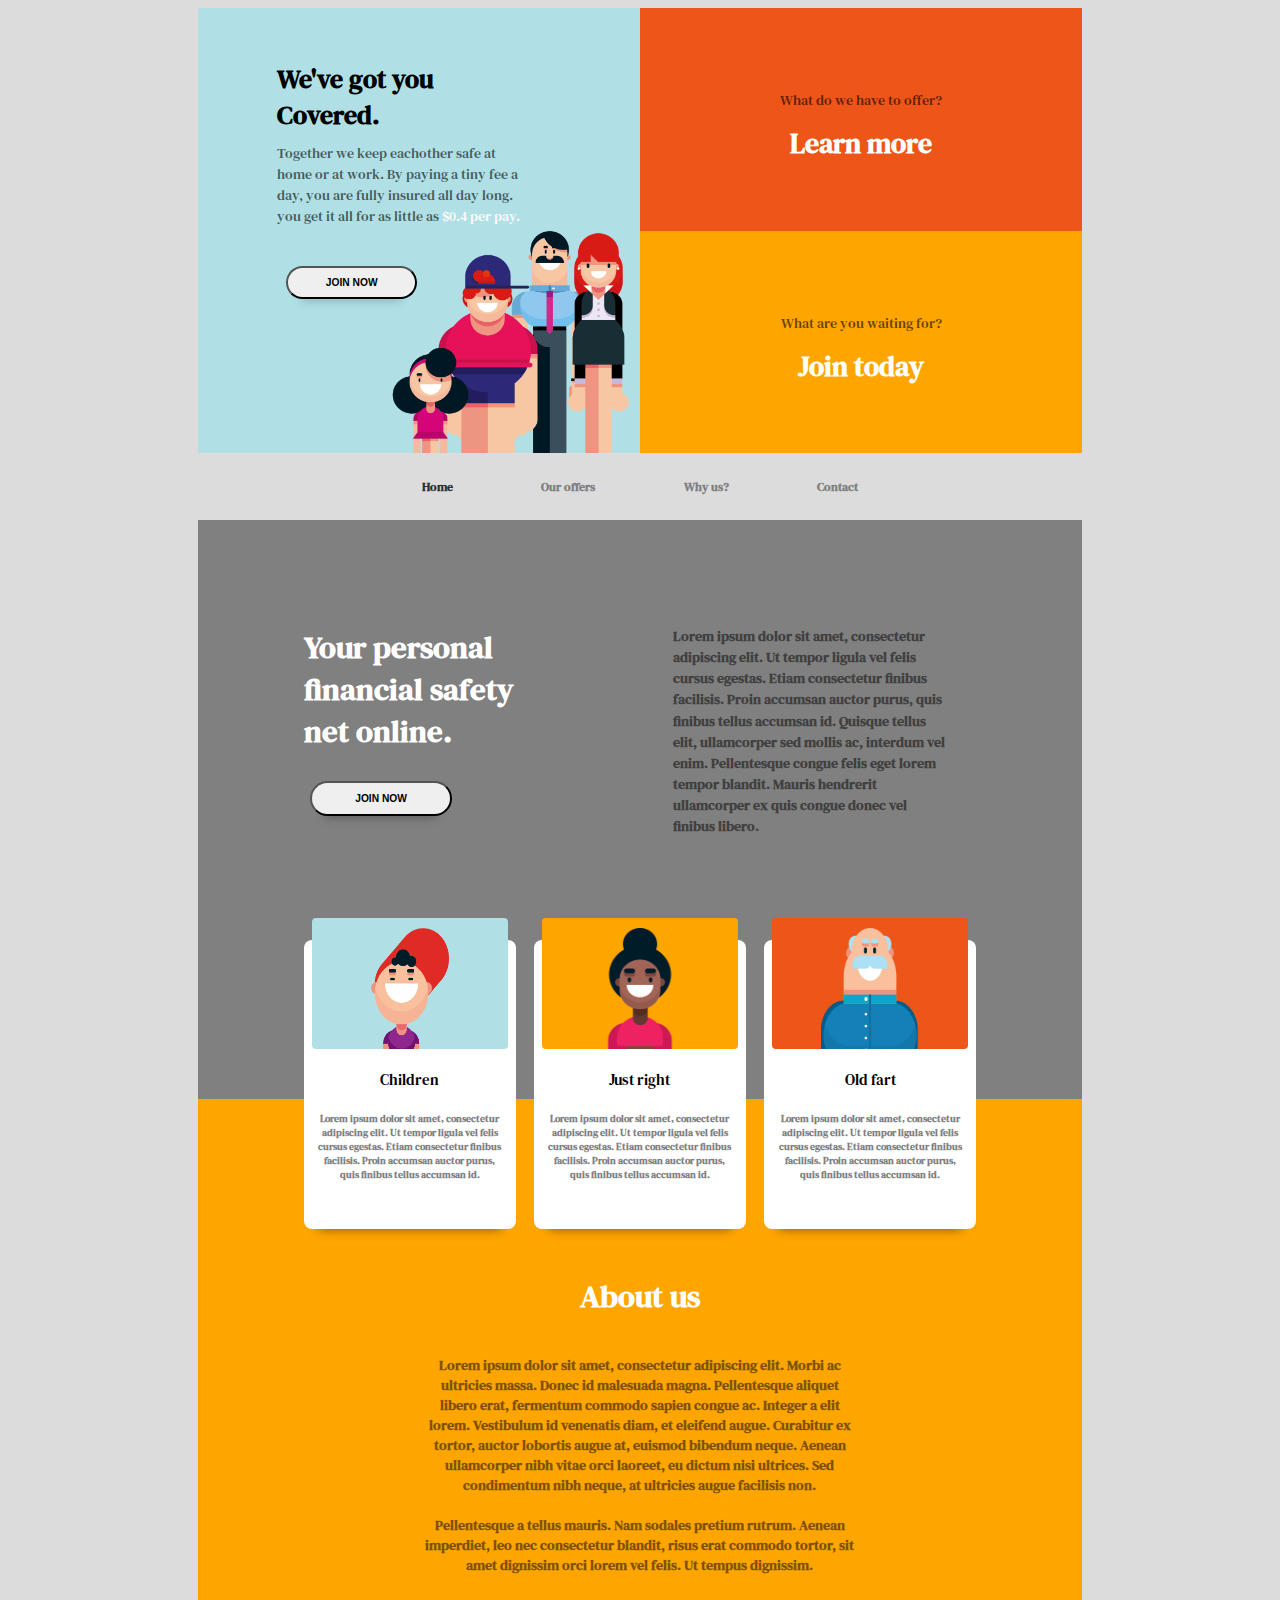
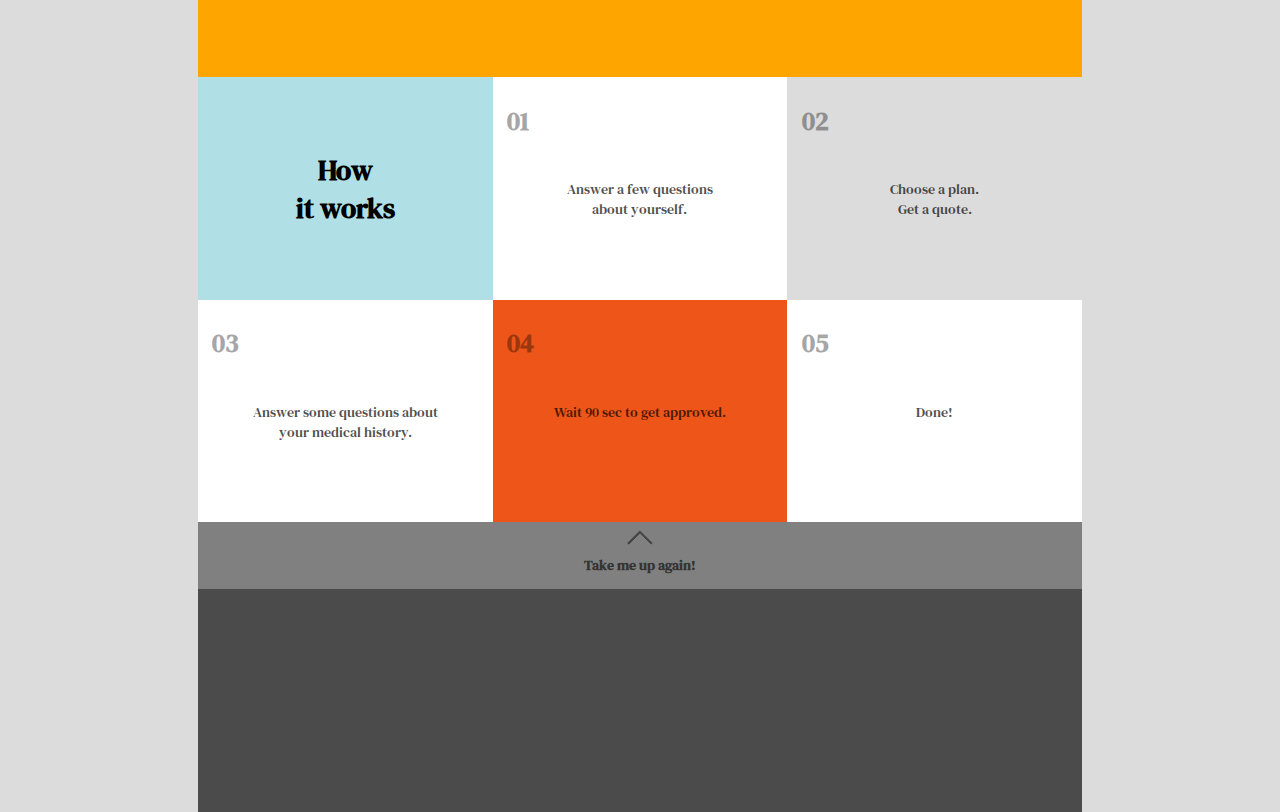
<file: project1/index.html>
<!DOCTYPE html>
<html lang="en">
  <head>
    <meta charset="UTF-8" />
    <meta name="viewport" content="width=device-width, initial-scale=1.0" />
    <meta http-equiv="X-UA-Compatible" content="ie=edge" />
    <title>Projekt 1</title>
    <link rel="stylesheet" href="CSS/style.css" />
    <style>
      @import url("https://fonts.googleapis.com/css?family=DM+Serif+Text&display=swap");
    </style>
  </head>
  <body>
    <div class="gContainer">
      <header class="header1A">
        <a name="top"></a>
        <h1 class="header1Ah1">
          We've got you <br />
          Covered.
        </h1>
        <p class="header1Ap">
          Together we keep eachother safe at <br />
          home or at work. By paying a tiny fee a <br />
          day, you are fully insured all day long. <br />
          you get it all for as little as
          <span style="color: rgb(250, 250, 250)">$0.4 per pay.</span>
        </p>
      </header>
      <header class="header1B">
        <button class="header1Bbtn">JOIN NOW</button>
        <figure class="famcontainer">
          <img class="fam" alt="Family" src="images/family.png" />
        </figure>
      </header>
      <header class="header2">
        <p class="black">What do we have to offer?</p>
        <a href="#" class="awhite">Learn more</a>
      </header>
      <header class="header3">
        <p class="black">What are you waiting for?</p>
        <a href="#" class="awhite">Join today</a>
      </header>
      <nav class="nTop">
        <a href="#" class="active">Home</a>
        <a href="#">Our offers</a>
        <a href="#">Why us?</a>
        <a href="contact.html">Contact</a>
      </nav>
      <main class="main1">
        <h1 class="main1h1">
          Your personal <br />
          financial safety <br />
          net online.
        </h1>
        <button class="main1btn">JOIN NOW</button>
        <p class="main1p">
          Lorem ipsum dolor sit amet, consectetur <br />
          adipiscing elit. Ut tempor ligula vel felis <br />
          cursus egestas. Etiam consectetur finibus <br />
          facilisis. Proin accumsan auctor purus, quis <br />
          finibus tellus accumsan id. Quisque tellus <br />
          elit, ullamcorper sed mollis ac, interdum vel <br />
          enim. Pellentesque congue felis eget lorem <br />
          tempor blandit. Mauris hendrerit <br />
          ullamcorper ex quis congue donec vel <br />
          finibus libero.
        </p>
        <div class="profilecard1">
          <div class="imgc1">
            <img class="pcard1" alt="Children" src="images/child.png" />
          </div>
          <h4>Children</h4>
          <p class="pgrey">
            Lorem ipsum dolor sit amet, consectetur adipiscing elit. Ut tempor
            ligula vel felis cursus egestas. Etiam consectetur finibus
            facilisis. Proin accumsan auctor purus, quis finibus tellus accumsan
            id.
          </p>
        </div>
        <div class="profilecard2">
          <div class="imgc2">
            <img class="pcard2" alt="Adult" src="images/adult.png" />
          </div>
          <h4>Just right</h4>
          <p class="pgrey">
            Lorem ipsum dolor sit amet, consectetur adipiscing elit. Ut tempor
            ligula vel felis cursus egestas. Etiam consectetur finibus
            facilisis. Proin accumsan auctor purus, quis finibus tellus accumsan
            id.
          </p>
        </div>
        <div class="profilecard3">
          <div class="imgc3">
            <img class="pcard3" alt="Senior" src="images/old.png" />
          </div>
          <h4>Old fart</h4>
          <p class="pgrey">
            Lorem ipsum dolor sit amet, consectetur adipiscing elit. Ut tempor
            ligula vel felis cursus egestas. Etiam consectetur finibus
            facilisis. Proin accumsan auctor purus, quis finibus tellus accumsan
            id.
          </p>
        </div>
      </main>
      <main class="main2">
        <h1 class="main2h1">About us</h1>
        <p class="main2p">
          Lorem ipsum dolor sit amet, consectetur adipiscing elit. Morbi ac
          <br />
          ultricies massa. Donec id malesuada magna. Pellentesque aliquet <br />
          libero erat, fermentum commodo sapien congue ac. Integer a elit <br />
          lorem. Vestibulum id venenatis diam, et eleifend augue. Curabitur ex
          <br />
          tortor, auctor lobortis augue at, euismod bibendum neque. Aenean
          <br />
          ullamcorper nibh vitae orci laoreet, eu dictum nisi ultrices. Sed
          <br />
          condimentum nibh neque, at ultricies augue facilisis non.
          <br />
          <br />
          Pellentesque a tellus mauris. Nam sodales pretium rutrum. Aenean
          <br />
          imperdiet, leo nec consectetur blandit, risus erat commodo tortor, sit
          <br />
          amet dignissim orci lorem vel felis. Ut tempus dignissim.
        </p>
      </main>
      <div class="infobox1">
        <h1 class="infoboxh1">
          How <br />
          it works
        </h1>
      </div>
      <div class="infobox2">
        <h3 class="infoboxh3">01</h3>
        <p class="infop">
          Answer a few questions <br />
          about yourself.
        </p>
      </div>
      <div class="infobox3">
        <h3 class="infoboxh3">02</h3>
        <p class="infop">
          Choose a plan. <br />
          Get a quote.
        </p>
      </div>
      <div class="infobox4">
        <h3 class="infoboxh3">03</h3>
        <p class="infop">
          Answer some questions about <br />
          your medical history.
        </p>
      </div>
      <div class="infobox5">
        <h3 class="infoboxh3">04</h3>
        <p class="infop">Wait 90 sec to get approved.</p>
      </div>
      <div class="infobox6">
        <h3 class="infoboxh3">05</h3>
        <p class="infop">Done!</p>
      </div>
      <nav class="nBot">
        <a href="#top" class="tmu">Take me up again!</a>
        <div class="arrow"></div>
      </nav>
      <footer></footer>
    </div>
  </body>
</html>
</file>
<file: project1/CSS/style.css>
body {
  font-family: "DM Serif Text", serif;
  background: rgb(220, 220, 220);
}

#top {
  size: 0vw;
  padding: 0;
  margin: 0;
}

.gContainer {
  display: grid;
  width: 70%;
  height: 100%;
  margin: 0 auto;
  grid-template-columns: repeat(6, 1fr);
  grid-template-rows: 10% 10% 3% 26% 26% 10% 10% 3% 10%;
  grid-template-areas:
    "header1a header1a header1a header2 header2 header2"
    "header1b header1b header1b header3 header3 header3"
    "ntop ntop ntop ntop ntop ntop"
    "main1 main1 main1 main1 main1 main1"
    "main2 main2 main2 main2 main2 main2"
    "box1 box1 box2 box2 box3 box3"
    "box4 box4 box5 box5 box6 box6"
    "nbot nbot nbot nbot nbot nbot"
    "footer footer footer footer footer footer";
}

.header1A {
  grid-area: header1a;
  display: flex;
  flex-direction: column;
  background: powderblue;
}

.header1B {
  grid-area: header1b;
  display: flex;
  background: powderblue;
}

.header1Ah1 {
  align-self: flex-start;
  margin-top: 12%;
  margin-left: 18%;
  font-weight: 700;
  font-size: 2vw;
  margin-bottom: -1%;
}

.header1Ap {
  font-size: 0.6vw;
  align-self: flex-start;
  line-height: 1.5;
  margin-left: 18%;
  margin-bottom: 0;
  padding: 0;
  font-size: 1.1vw;
  color: rgba(0, 0, 0, 0.6);
}

.famcontainer {
  width: 55%;
  height: 100%;
  justify-self: flex-end;
  align-self: flex-end;
  margin-bottom: 0;
  padding: 0;
  margin-right: 2%;
}

.fam {
  width: 100%;
  height: 100%;
}

.header1Bbtn {
  text-align: center;
  font-size: 0.8vw;
  border-radius: 28px;
  justify-self: flex-start;
  align-self: flex-start;
  margin-top: 8%;
  margin-left: 20%;
  margin-right: -15%;
  font-weight: 700;
  width: 30%;
  height: 15%;
  box-shadow: 0 15px 10px -15px rgba(0, 0, 0, 0.5);
  z-index: 10;
}

.header2 {
  grid-area: header2;
  background: rgb(238, 85, 24);
  display: flex;
  flex-direction: column;
  justify-content: center;
  align-items: center;
}

.header3 {
  grid-area: header3;
  background: orange;
  display: flex;
  flex-direction: column;
  justify-content: center;
  align-items: center;
}

.black {
  color: rgba(0, 0, 0, 0.6);
  font-size: 1.1vw;
}
.awhite {
  font-size: 2.2vw;
  color: white;
}
.nTop {
  display: flex;
  justify-content: center;
  align-items: center;
  grid-area: ntop;
  background: rgb(220, 220, 220);
}

a {
  font-size: 0.9vw;
  font-weight: 700;
  color: grey;
  margin-left: 5%;
  margin-right: 5%;
  text-decoration: none;
  list-style: none;
}

.active {
  color: rgba(0, 0, 0, 0.8);
}

.main1 {
  grid-area: main1;
  background: grey;
  display: flex;
  flex-wrap: wrap;
}

.main1h1 {
  order: -1;
  color: white;
  font-size: 2.4vw;
  text-align: flex-start;
  margin-left: 12%;
  margin-bottom: -20%;
  margin-top: 12%;
}

.main1btn {
  order: 1;
  text-align: center;
  border-radius: 28px;
  font-weight: 700;
  font-size: 0.8vw;
  height: 6%;
  width: 16%;
  box-shadow: 0 15px 10px -15px rgba(0, 0, 0, 0.5);
  align-self: flex-end;
  margin-top: -20%;
  margin-right: 10%;
  margin-left: -23%;
  margin-bottom: 4%;
}

.main1p {
  order: 2;
  margin-right: -10%;
  margin-top: 12%;
  margin-left: 15%;
  color: rgba(0, 0, 0, 0.5);
  font-weight: 700;
  line-height: 1.5;
  font-size: 1.1vw;
}

.profilecard1,
.profilecard2,
.profilecard3 {
  background: white;
  border-radius: 8px;
  height: 50%;
  width: 24%;
  overflow: visible;
  margin-left: 1%;
  margin-right: 1%;
  box-shadow: 0 15px 10px -15px rgba(0, 0, 0, 0.5);
  z-index: 10;
  margin-top: 10%;
}

.profilecard1 {
  order: 3;
  margin-left: 12%;
}

.profilecard2 {
  order: 4;
}

.profilecard3 {
  order: 5;
}

.imgc1,
.imgc2,
.imgc3 {
  border-radius: 4px;
  height: 45%;
  width: 92%;
  overflow: hidden;
  display: flex;
  justify-content: center;
  margin-left: 4%;
  margin-top: -10%;
}

.imgc1 {
  background: powderblue;
}

.imgc2 {
  background: orange;
}

.imgc3 {
  background: rgb(238, 85, 24);
}

.pcard1 {
  height: 130%;
  width: 40%;
  margin-top: 5%;
}

.pcard2 {
  height: 250%;
  width: 40%;
  margin-top: 5%;
}

.pcard3 {
  height: 260%;
  width: 50%;
  margin-top: 5%;
}

h4 {
  text-align: center;
  font-weight: 400;
  font-size: 1.2vw;
}

.pgrey {
  text-align: center;
  color: rgba(0, 0, 0, 0.5);
  font-size: 12px;
  font-weight: 700;
  margin-left: 5%;
  margin-right: 5%;
  font-size: 0.8vw;
}

.main2 {
  grid-area: main2;
  background: orange;
  flex-direction: column;
  text-align: center;
  overflow: hidden;
}

.main2h1 {
  margin-top: 18%;
  color: white;
  line-height: 2.5;
  font-weight: 700;
  font-size: 2.4vw;
}

.main2p {
  color: rgba(0, 0, 0, 0.5);
  font-weight: 700;
  font-size: 1.1vw;
}

.infobox1 {
  display: flex;
  justify-content: center;
  flex-direction: column;
  grid-area: box1;
  background: powderblue;
}

.infobox1 h1 {
  text-align: center;
  font-size: 2.2vw;
}

.infobox2 {
  display: flex;
  flex-direction: column;
  align-items: center;
  grid-area: box2;
  background: white;
}

.infobox3 {
  display: flex;
  flex-direction: column;
  align-items: center;
  grid-area: box3;
  background: rgb(220, 220, 220);
}

.infobox4 {
  display: flex;
  flex-direction: column;
  align-items: center;
  grid-area: box4;
  background: white;
}

.infobox5 {
  display: flex;
  flex-direction: column;
  align-items: center;
  grid-area: box5;
  background: rgb(238, 85, 24);
}

.infobox6 {
  display: flex;
  flex-direction: column;
  align-items: center;
  grid-area: box6;
  background: white;
}

.infoboxh3 {
  align-self: flex-start;
  margin-left: 5%;
  font-size: 2vw;
  opacity: 0.5;
  color: rgba(0, 0, 0, 0.7);
}

.infop {
  margin-top: 5%;
  text-align: center;
  font-size: 1.1vw;
  font-weight: 500;
  color: rgba(0, 0, 0, 0.7);
}

.nBot {
  display: flex;
  justify-content: center;
  align-items: center;
  flex-direction: column;
  grid-area: nbot;
  background: grey;
}

.tmu {
  font-size: 1.1vw;
  color: rgba(0, 0, 0, 0.6);
  font-weight: 600;
  margin: 0;
}

.arrow {
  width: 1.4vw;
  height: 1.4vw;
  box-shadow: -2px 2px 0 rgba(12, 12, 12, 0.5);
  transform: rotate(135deg);
  align-self: center;
  justify-self: flex-start;
  margin: 0;
  order: -1;
}

footer {
  grid-area: footer;
  background: rgb(75, 75, 75);
}
</file>
